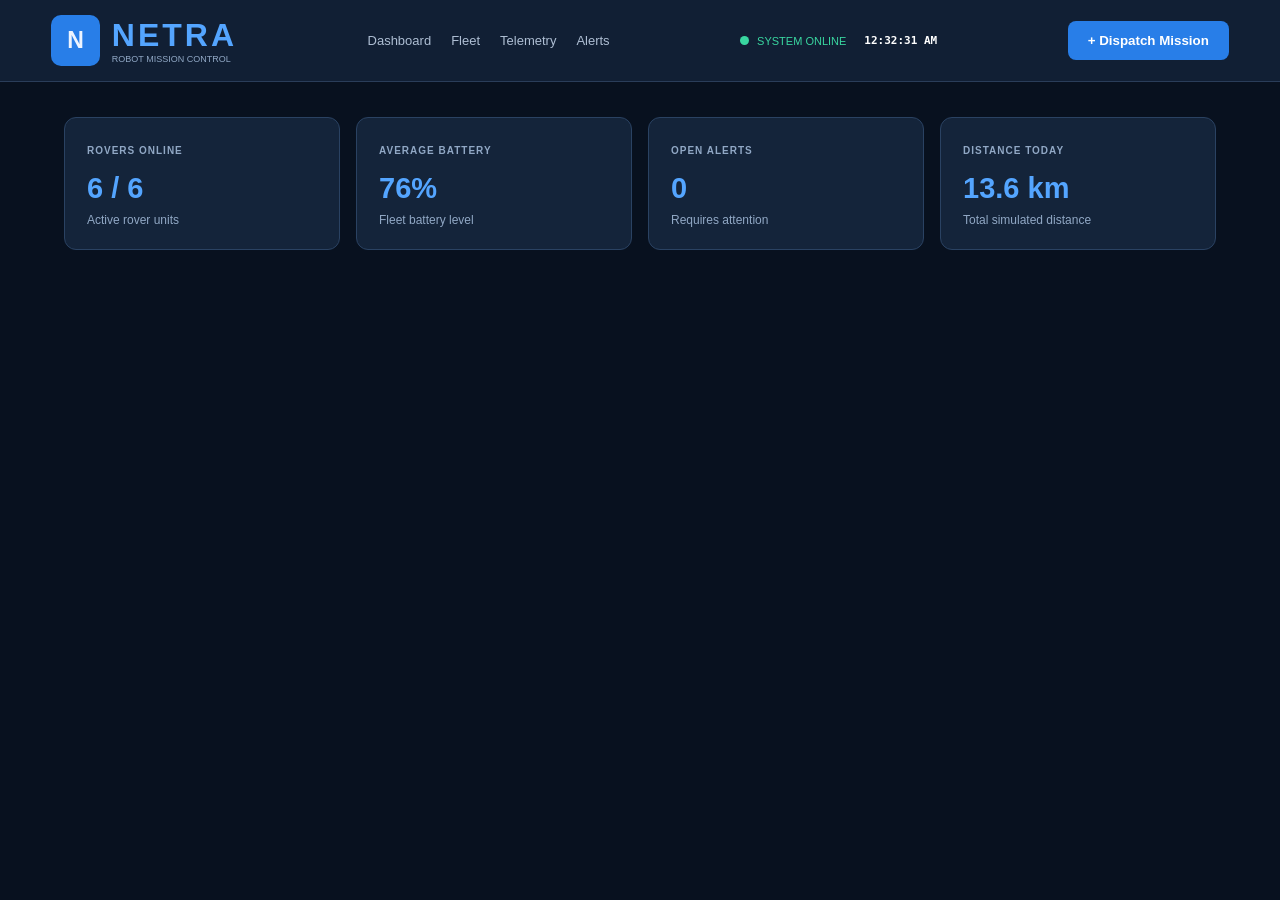
<file: part-03/index.html>
<!DOCTYPE html>
<html lang="en">
<head>
    <!-- Defines character encoding and mobile responsiveness -->
    <meta charset="UTF-8">
    <meta name="viewport" content="width=device-width, initial-scale=1.0">

    <!-- Browser tab title -->
    <title>NETRA Robot Monitoring System</title>

    <!-- Connects the external CSS file -->
    <link rel="stylesheet" href="style.css">
</head>
<body>
    <!-- ================= HEADER SECTION ================= -->
    <!-- Contains project logo, navigation, system status and mission button -->
    <header class="topbar">

        <!-- Project branding -->
        <div class="brand">
            <div class="brand-logo">N</div>
            <div>
                <h1>NETRA</h1>
                <p>ROBOT MISSION CONTROL</p>
            </div>
        </div>

        <!-- Navigation links to different dashboard sections -->
        <nav>
            <a href="#dashboard">Dashboard</a>
            <a href="#fleet">Fleet</a>
            <a href="#telemetry">Telemetry</a>
            <a href="#alerts">Alerts</a>
        </nav>

        <!-- Displays system status and live clock -->
        <div class="header-right">
            <span class="online-dot"></span>
            <span>SYSTEM ONLINE</span>
            <strong id="clock">--:--:--</strong>
        </div>

        <!-- Opens the mission dispatch popup -->
        <button id="dispatch-open" type="button">+ Dispatch Mission</button>

    </header>

    <!-- ================= MAIN DASHBOARD ================= -->
    <main class="page">

        <!-- ================= KPI CARDS ================= -->
        <!-- Displays important fleet statistics -->
        <section class="kpi-grid">

            <article class="kpi-card">
                <span>ROVERS ONLINE</span>
                <h2 id="online-count">6 / 6</h2>
                <p>Active rover units</p>
            </article>

            <article class="kpi-card">
                <span>AVERAGE BATTERY</span>
                <h2 id="average-battery">76%</h2>
                <p>Fleet battery level</p>
            </article>

            <article class="kpi-card">
                <span>OPEN ALERTS</span>
                <h2 id="alert-count">0</h2>
                <p>Requires attention</p>
            </article>

            <article class="kpi-card">
                <span>DISTANCE TODAY</span>
                <h2 id="distance">13.6 km</h2>
                <p>Total simulated distance</p>
            </article>

        </section>

        <!-- more sections are added here in later parts -->

    </main>

    <!-- Connects the external JavaScript file (kept at the end of the body) -->
    <script src="script.js"></script>
</body>
</html>
</file>
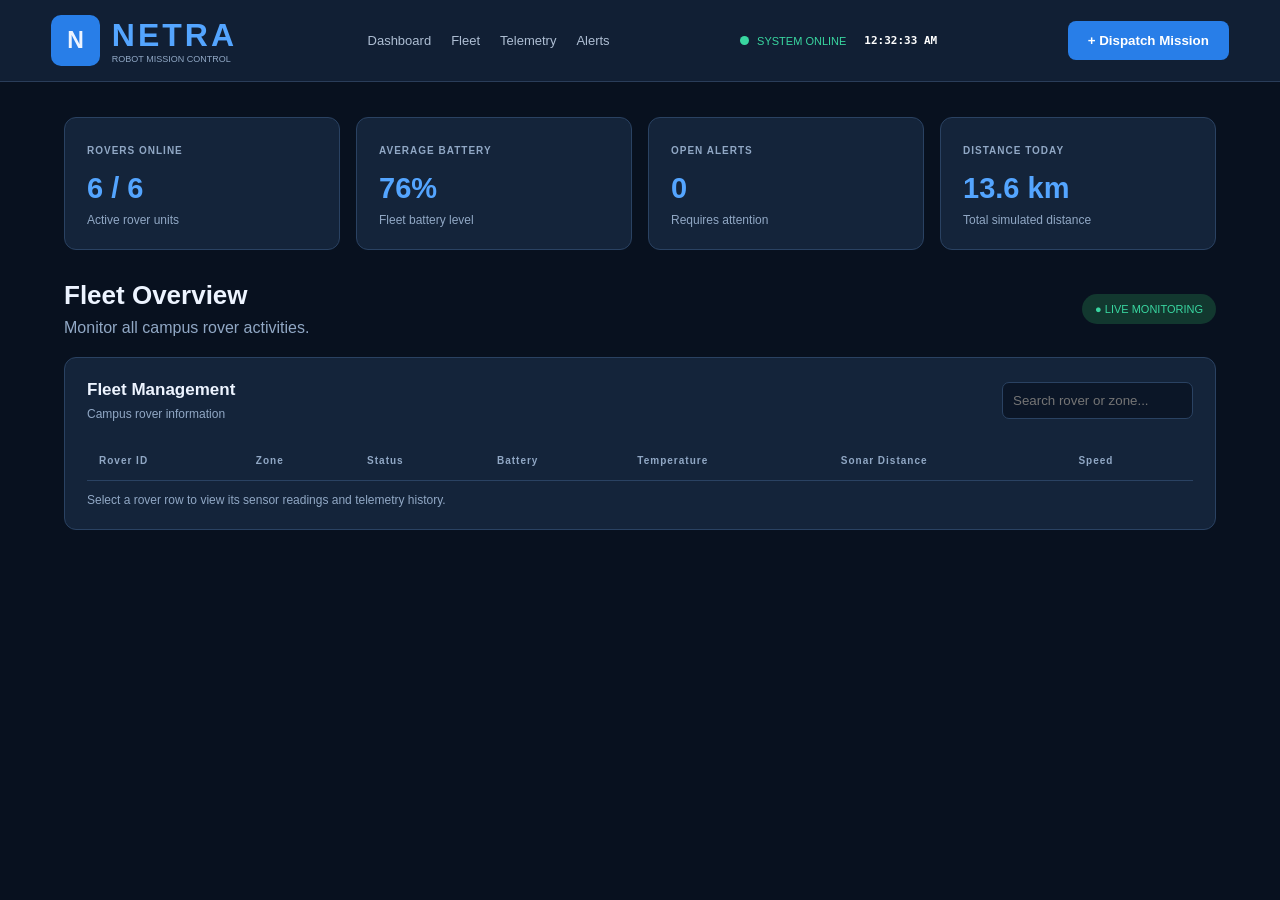
<file: part-04/index.html>
<!DOCTYPE html>
<html lang="en">
<head>
    <!-- Defines character encoding and mobile responsiveness -->
    <meta charset="UTF-8">
    <meta name="viewport" content="width=device-width, initial-scale=1.0">

    <!-- Browser tab title -->
    <title>NETRA Robot Monitoring System</title>

    <!-- Connects the external CSS file -->
    <link rel="stylesheet" href="style.css">
</head>
<body>
    <!-- ================= HEADER SECTION ================= -->
    <!-- Contains project logo, navigation, system status and mission button -->
    <header class="topbar">

        <!-- Project branding -->
        <div class="brand">
            <div class="brand-logo">N</div>
            <div>
                <h1>NETRA</h1>
                <p>ROBOT MISSION CONTROL</p>
            </div>
        </div>

        <!-- Navigation links to different dashboard sections -->
        <nav>
            <a href="#dashboard">Dashboard</a>
            <a href="#fleet">Fleet</a>
            <a href="#telemetry">Telemetry</a>
            <a href="#alerts">Alerts</a>
        </nav>

        <!-- Displays system status and live clock -->
        <div class="header-right">
            <span class="online-dot"></span>
            <span>SYSTEM ONLINE</span>
            <strong id="clock">--:--:--</strong>
        </div>

        <!-- Opens the mission dispatch popup -->
        <button id="dispatch-open" type="button">+ Dispatch Mission</button>

    </header>

    <!-- ================= MAIN DASHBOARD ================= -->
    <main class="page">

        <!-- ================= KPI CARDS ================= -->
        <!-- Displays important fleet statistics -->
        <section class="kpi-grid">

            <article class="kpi-card">
                <span>ROVERS ONLINE</span>
                <h2 id="online-count">6 / 6</h2>
                <p>Active rover units</p>
            </article>

            <article class="kpi-card">
                <span>AVERAGE BATTERY</span>
                <h2 id="average-battery">76%</h2>
                <p>Fleet battery level</p>
            </article>

            <article class="kpi-card">
                <span>OPEN ALERTS</span>
                <h2 id="alert-count">0</h2>
                <p>Requires attention</p>
            </article>

            <article class="kpi-card">
                <span>DISTANCE TODAY</span>
                <h2 id="distance">13.6 km</h2>
                <p>Total simulated distance</p>
            </article>

        </section>

        <!-- ================= DASHBOARD HEADING ================= -->
        <section id="dashboard" class="section-heading">
            <div>
                <h2>Fleet Overview</h2>
                <p>Monitor all campus rover activities.</p>
            </div>
            <span class="live-tag">● LIVE MONITORING</span>
        </section>

        <!-- ================= FLEET MANAGEMENT ================= -->
        <!-- Displays all rovers in a dynamic table -->
        <section class="panel" id="fleet">
            <div class="panel-title">
                <div>
                    <h2>Fleet Management</h2>
                    <p>Campus rover information</p>
                </div>

                <!-- Allows searching rovers by ID or zone -->
                <input type="search" id="rover-search"
                       placeholder="Search rover or zone...">
            </div>

            <!-- Scrollable rover information table -->
            <div class="table-container">
                <table>
                    <thead>
                        <tr>
                            <th>Rover ID</th>
                            <th>Zone</th>
                            <th>Status</th>
                            <th>Battery</th>
                            <th>Temperature</th>
                            <th>Sonar Distance</th>
                            <th>Speed</th>
                        </tr>
                    </thead>

                    <!-- JavaScript dynamically inserts rover records here -->
                    <tbody id="fleet-body"></tbody>
                </table>
            </div>

            <p class="table-note">
                Select a rover row to view its sensor readings and telemetry history.
            </p>
        </section>

        <!-- more sections are added here in later parts -->

    </main>

    <!-- Connects the external JavaScript file (kept at the end of the body) -->
    <script src="script.js"></script>
</body>
</html>
</file>
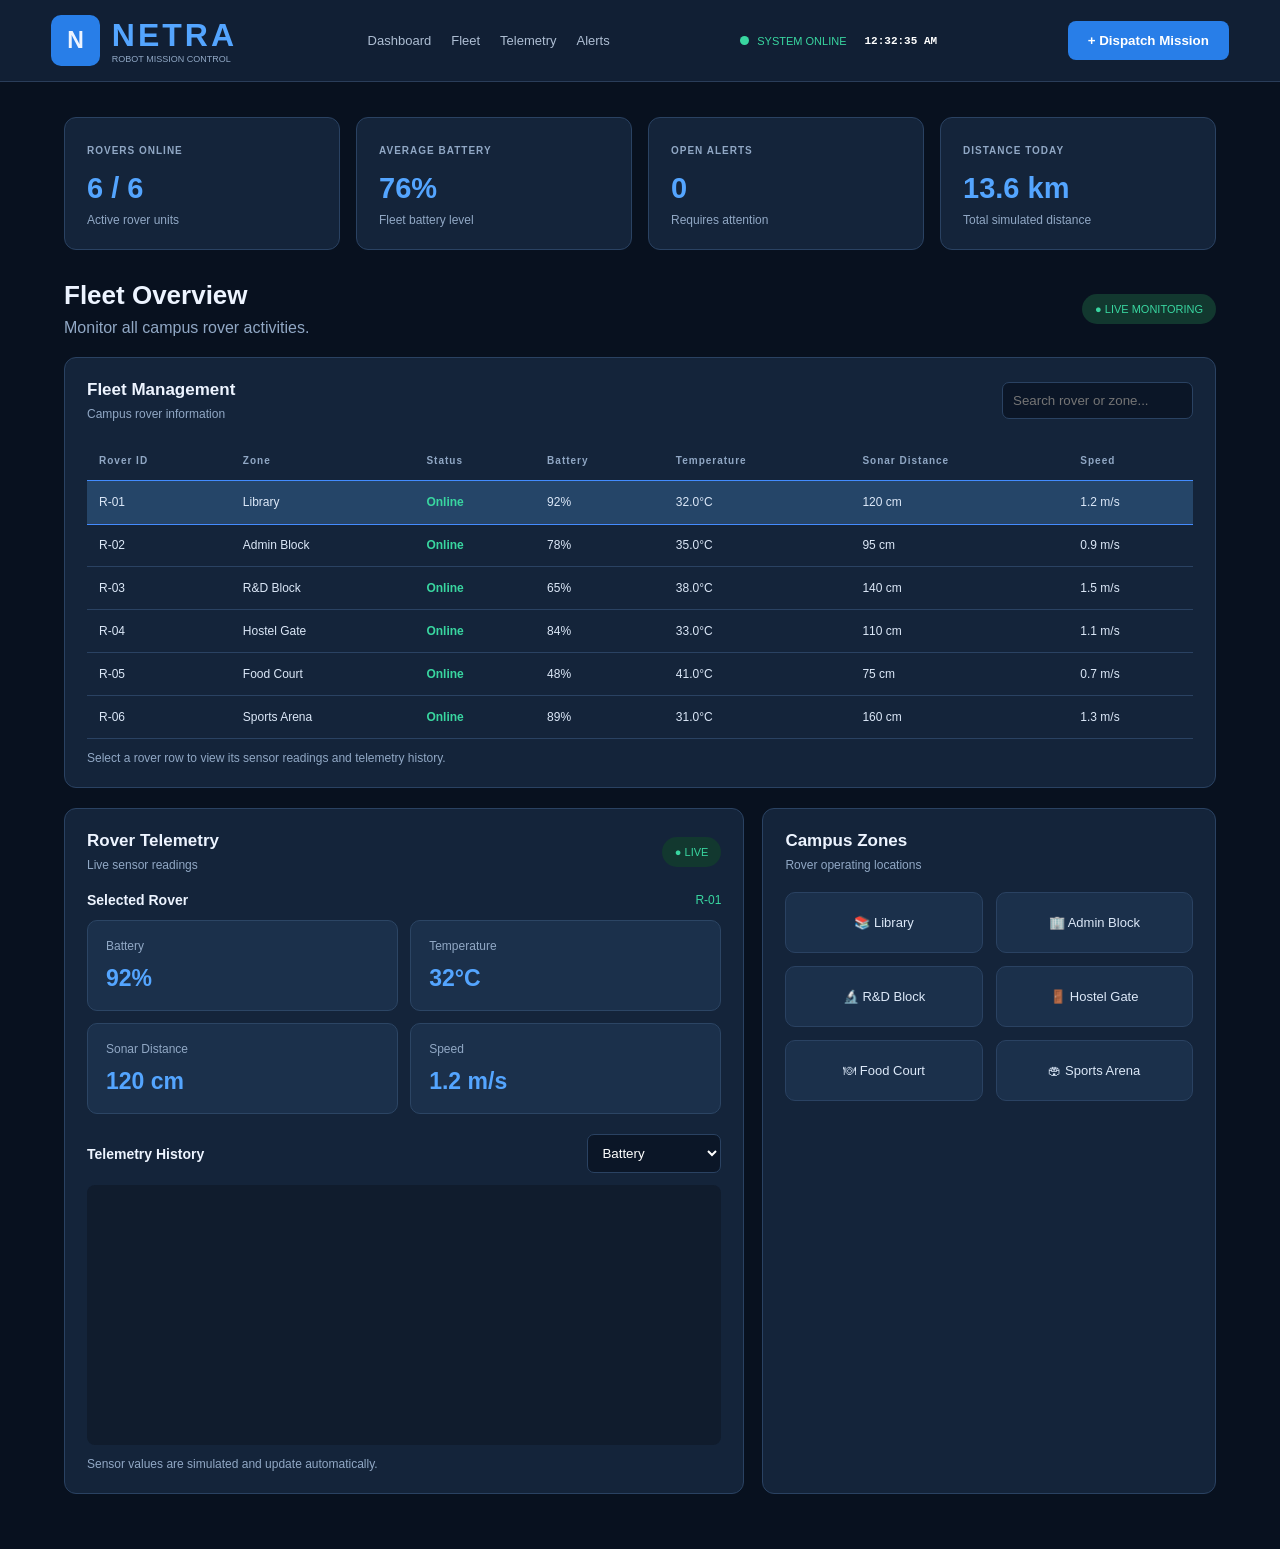
<file: part-06/index.html>
<!DOCTYPE html>
<html lang="en">
<head>
    <!-- Defines character encoding and mobile responsiveness -->
    <meta charset="UTF-8">
    <meta name="viewport" content="width=device-width, initial-scale=1.0">

    <!-- Browser tab title -->
    <title>NETRA Robot Monitoring System</title>

    <!-- Connects the external CSS file -->
    <link rel="stylesheet" href="style.css">
</head>
<body>
    <!-- ================= HEADER SECTION ================= -->
    <!-- Contains project logo, navigation, system status and mission button -->
    <header class="topbar">

        <!-- Project branding -->
        <div class="brand">
            <div class="brand-logo">N</div>
            <div>
                <h1>NETRA</h1>
                <p>ROBOT MISSION CONTROL</p>
            </div>
        </div>

        <!-- Navigation links to different dashboard sections -->
        <nav>
            <a href="#dashboard">Dashboard</a>
            <a href="#fleet">Fleet</a>
            <a href="#telemetry">Telemetry</a>
            <a href="#alerts">Alerts</a>
        </nav>

        <!-- Displays system status and live clock -->
        <div class="header-right">
            <span class="online-dot"></span>
            <span>SYSTEM ONLINE</span>
            <strong id="clock">--:--:--</strong>
        </div>

        <!-- Opens the mission dispatch popup -->
        <button id="dispatch-open" type="button">+ Dispatch Mission</button>

    </header>

    <!-- ================= MAIN DASHBOARD ================= -->
    <main class="page">

        <!-- ================= KPI CARDS ================= -->
        <!-- Displays important fleet statistics -->
        <section class="kpi-grid">

            <article class="kpi-card">
                <span>ROVERS ONLINE</span>
                <h2 id="online-count">6 / 6</h2>
                <p>Active rover units</p>
            </article>

            <article class="kpi-card">
                <span>AVERAGE BATTERY</span>
                <h2 id="average-battery">76%</h2>
                <p>Fleet battery level</p>
            </article>

            <article class="kpi-card">
                <span>OPEN ALERTS</span>
                <h2 id="alert-count">0</h2>
                <p>Requires attention</p>
            </article>

            <article class="kpi-card">
                <span>DISTANCE TODAY</span>
                <h2 id="distance">13.6 km</h2>
                <p>Total simulated distance</p>
            </article>

        </section>

        <!-- ================= DASHBOARD HEADING ================= -->
        <section id="dashboard" class="section-heading">
            <div>
                <h2>Fleet Overview</h2>
                <p>Monitor all campus rover activities.</p>
            </div>
            <span class="live-tag">● LIVE MONITORING</span>
        </section>

        <!-- ================= FLEET MANAGEMENT ================= -->
        <!-- Displays all rovers in a dynamic table -->
        <section class="panel" id="fleet">
            <div class="panel-title">
                <div>
                    <h2>Fleet Management</h2>
                    <p>Campus rover information</p>
                </div>

                <!-- Allows searching rovers by ID or zone -->
                <input type="search" id="rover-search"
                       placeholder="Search rover or zone...">
            </div>

            <!-- Scrollable rover information table -->
            <div class="table-container">
                <table>
                    <thead>
                        <tr>
                            <th>Rover ID</th>
                            <th>Zone</th>
                            <th>Status</th>
                            <th>Battery</th>
                            <th>Temperature</th>
                            <th>Sonar Distance</th>
                            <th>Speed</th>
                        </tr>
                    </thead>

                    <!-- JavaScript dynamically inserts rover records here -->
                    <tbody id="fleet-body"></tbody>
                </table>
            </div>

            <p class="table-note">
                Select a rover row to view its sensor readings and telemetry history.
            </p>
        </section>

        <!-- ================= TELEMETRY AND ZONES ================= -->
        <section class="dashboard-grid">
            <!-- ================= ROVER TELEMETRY ================= -->
            <article class="panel" id="telemetry">
                <div class="panel-title">
                    <div>
                        <h2>Rover Telemetry</h2>
                        <p>Live sensor readings</p>
                    </div>
                    <span class="live-tag">● LIVE</span>
                </div>

                <!-- Displays the currently selected rover -->
                <div class="metric-heading">
                    <h3>Selected Rover</h3>
                    <span id="selected-rover-label">R-01</span>
                </div>

                <!-- Displays current sensor values -->
                <div class="sensor-grid">
                    <div class="sensor-card">
                        <span>Battery</span>
                        <strong id="battery-value">92%</strong>
                    </div>
                    <div class="sensor-card">
                        <span>Temperature</span>
                        <strong id="temperature-value">32°C</strong>
                    </div>
                    <div class="sensor-card">
                        <span>Sonar Distance</span>
                        <strong id="sonar-value">120 cm</strong>
                    </div>
                    <div class="sensor-card">
                        <span>Speed</span>
                        <strong id="speed-value">1.2 m/s</strong>
                    </div>
                </div>

                <!-- Selects the sensor metric to display in the chart -->
                <div class="metric-heading">
                    <h3>Telemetry History</h3>
                    <select id="metric-select">
                        <option value="battery">Battery</option>
                        <option value="temperature">Temperature</option>
                        <option value="sonar">Sonar Distance</option>
                        <option value="speed">Speed</option>
                    </select>
                </div>

                <!-- Canvas used by JavaScript to draw the telemetry chart -->
                <canvas id="telemetry-chart"></canvas>

                <div class="metric-note">
                    Sensor values are simulated and update automatically.
                </div>
            </article>

            <!-- ================= CAMPUS ZONES ================= -->
            <!-- Displays all rover operating locations -->
            <article class="panel" id="zones">
                <div class="panel-title">
                    <div>
                        <h2>Campus Zones</h2>
                        <p>Rover operating locations</p>
                    </div>
                </div>

                <div class="zone-grid">
                    <div class="zone-card">📚 Library</div>
                    <div class="zone-card">🏢 Admin Block</div>
                    <div class="zone-card">🔬 R&amp;D Block</div>
                    <div class="zone-card">🚪 Hostel Gate</div>
                    <div class="zone-card">🍽 Food Court</div>
                    <div class="zone-card">🏟 Sports Arena</div>
                </div>
            </article>
        </section>

        <!-- more sections are added here in later parts -->

    </main>

    <!-- Connects the external JavaScript file (kept at the end of the body) -->
    <script src="script.js"></script>
</body>
</html>
</file>
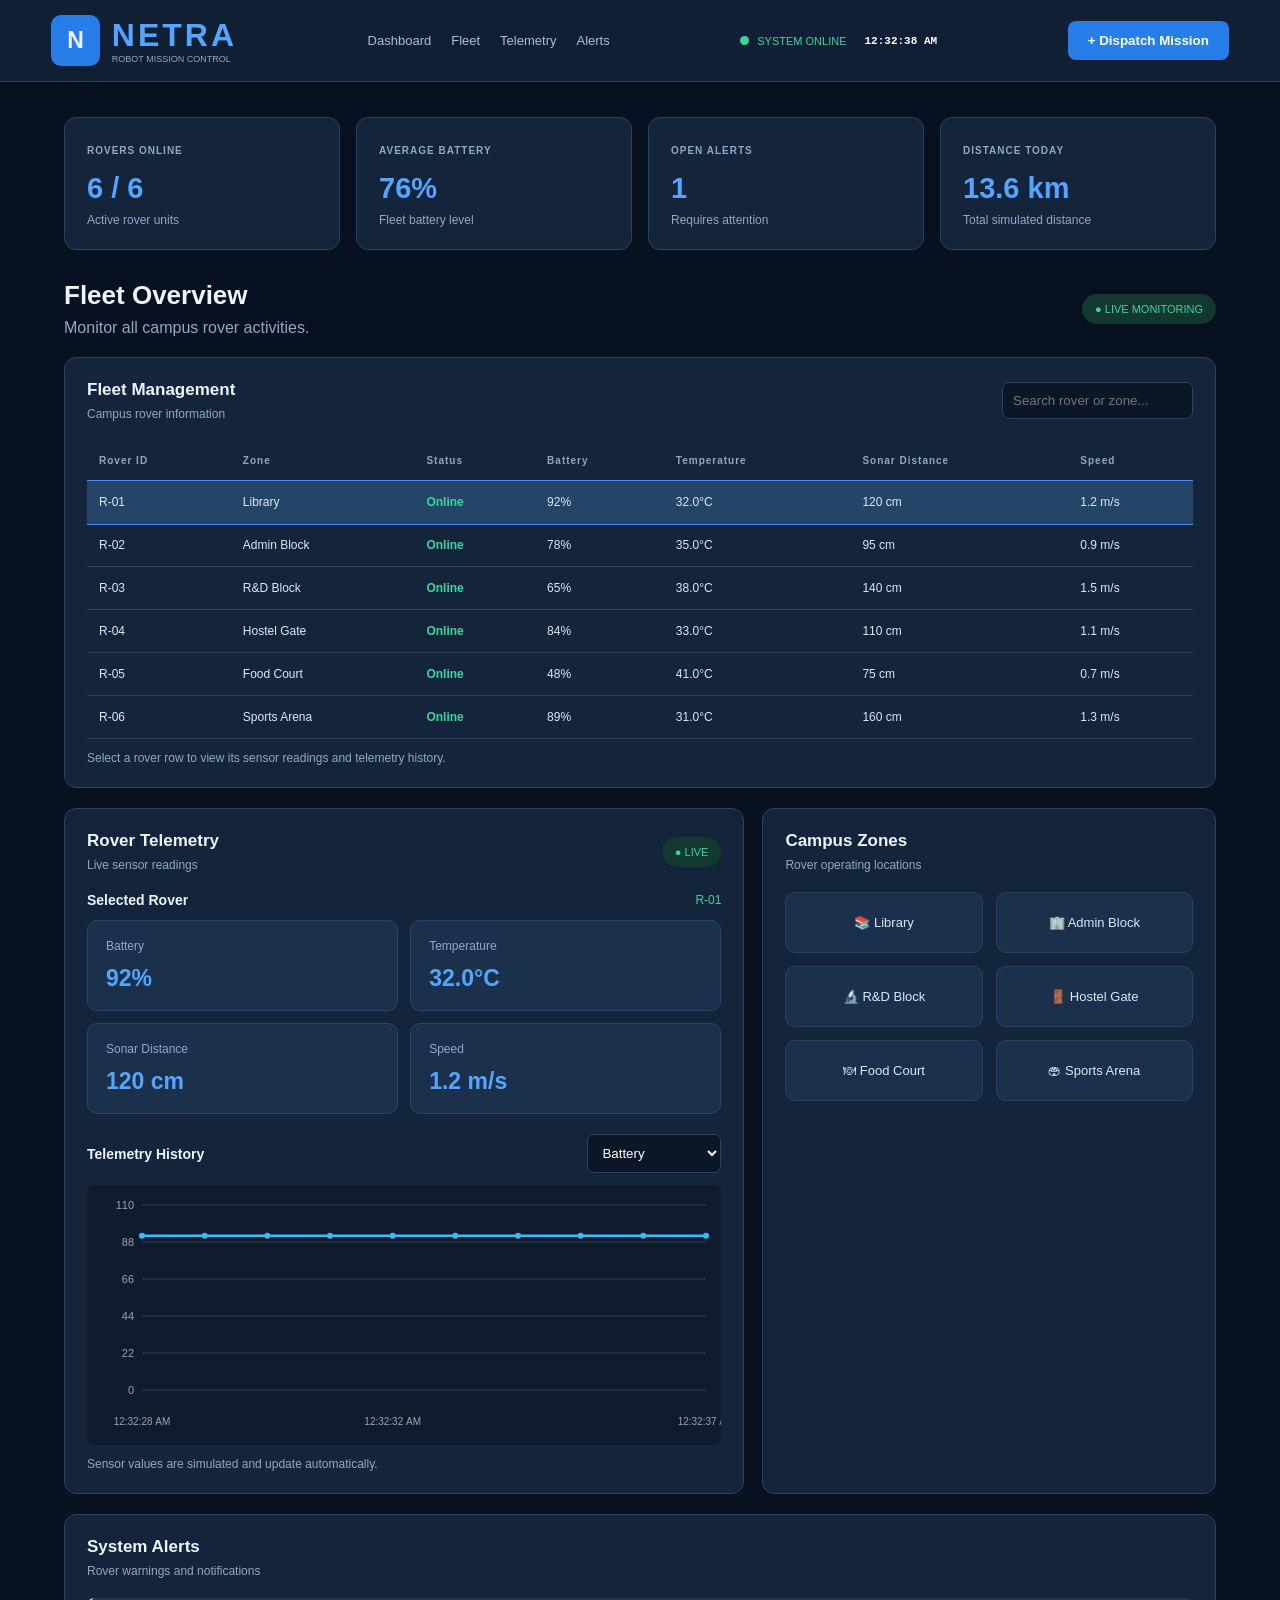
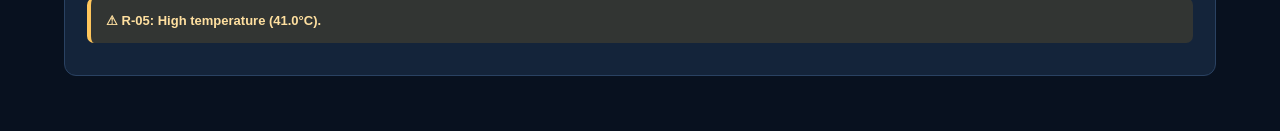
<file: part-10/index.html>
<!DOCTYPE html>
<html lang="en">
<head>
    <!-- Defines character encoding and mobile responsiveness -->
    <meta charset="UTF-8">
    <meta name="viewport" content="width=device-width, initial-scale=1.0">

    <!-- Browser tab title -->
    <title>NETRA Robot Monitoring System</title>

    <!-- Connects the external CSS file -->
    <link rel="stylesheet" href="style.css">
</head>
<body>
    <!-- ================= HEADER SECTION ================= -->
    <!-- Contains project logo, navigation, system status and mission button -->
    <header class="topbar">

        <!-- Project branding -->
        <div class="brand">
            <div class="brand-logo">N</div>
            <div>
                <h1>NETRA</h1>
                <p>ROBOT MISSION CONTROL</p>
            </div>
        </div>

        <!-- Navigation links to different dashboard sections -->
        <nav>
            <a href="#dashboard">Dashboard</a>
            <a href="#fleet">Fleet</a>
            <a href="#telemetry">Telemetry</a>
            <a href="#alerts">Alerts</a>
        </nav>

        <!-- Displays system status and live clock -->
        <div class="header-right">
            <span class="online-dot"></span>
            <span>SYSTEM ONLINE</span>
            <strong id="clock">--:--:--</strong>
        </div>

        <!-- Opens the mission dispatch popup -->
        <button id="dispatch-open" type="button">+ Dispatch Mission</button>

    </header>

    <!-- ================= MAIN DASHBOARD ================= -->
    <main class="page">

        <!-- ================= KPI CARDS ================= -->
        <!-- Displays important fleet statistics -->
        <section class="kpi-grid">

            <article class="kpi-card">
                <span>ROVERS ONLINE</span>
                <h2 id="online-count">6 / 6</h2>
                <p>Active rover units</p>
            </article>

            <article class="kpi-card">
                <span>AVERAGE BATTERY</span>
                <h2 id="average-battery">76%</h2>
                <p>Fleet battery level</p>
            </article>

            <article class="kpi-card">
                <span>OPEN ALERTS</span>
                <h2 id="alert-count">0</h2>
                <p>Requires attention</p>
            </article>

            <article class="kpi-card">
                <span>DISTANCE TODAY</span>
                <h2 id="distance">13.6 km</h2>
                <p>Total simulated distance</p>
            </article>

        </section>

        <!-- ================= DASHBOARD HEADING ================= -->
        <section id="dashboard" class="section-heading">
            <div>
                <h2>Fleet Overview</h2>
                <p>Monitor all campus rover activities.</p>
            </div>
            <span class="live-tag">● LIVE MONITORING</span>
        </section>

        <!-- ================= FLEET MANAGEMENT ================= -->
        <!-- Displays all rovers in a dynamic table -->
        <section class="panel" id="fleet">
            <div class="panel-title">
                <div>
                    <h2>Fleet Management</h2>
                    <p>Campus rover information</p>
                </div>

                <!-- Allows searching rovers by ID or zone -->
                <input type="search" id="rover-search"
                       placeholder="Search rover or zone...">
            </div>

            <!-- Scrollable rover information table -->
            <div class="table-container">
                <table>
                    <thead>
                        <tr>
                            <th>Rover ID</th>
                            <th>Zone</th>
                            <th>Status</th>
                            <th>Battery</th>
                            <th>Temperature</th>
                            <th>Sonar Distance</th>
                            <th>Speed</th>
                        </tr>
                    </thead>

                    <!-- JavaScript dynamically inserts rover records here -->
                    <tbody id="fleet-body"></tbody>
                </table>
            </div>

            <p class="table-note">
                Select a rover row to view its sensor readings and telemetry history.
            </p>
        </section>

        <!-- ================= TELEMETRY AND ZONES ================= -->
        <section class="dashboard-grid">
            <!-- ================= ROVER TELEMETRY ================= -->
            <article class="panel" id="telemetry">
                <div class="panel-title">
                    <div>
                        <h2>Rover Telemetry</h2>
                        <p>Live sensor readings</p>
                    </div>
                    <span class="live-tag">● LIVE</span>
                </div>

                <!-- Displays the currently selected rover -->
                <div class="metric-heading">
                    <h3>Selected Rover</h3>
                    <span id="selected-rover-label">R-01</span>
                </div>

                <!-- Displays current sensor values -->
                <div class="sensor-grid">
                    <div class="sensor-card">
                        <span>Battery</span>
                        <strong id="battery-value">92%</strong>
                    </div>
                    <div class="sensor-card">
                        <span>Temperature</span>
                        <strong id="temperature-value">32°C</strong>
                    </div>
                    <div class="sensor-card">
                        <span>Sonar Distance</span>
                        <strong id="sonar-value">120 cm</strong>
                    </div>
                    <div class="sensor-card">
                        <span>Speed</span>
                        <strong id="speed-value">1.2 m/s</strong>
                    </div>
                </div>

                <!-- Selects the sensor metric to display in the chart -->
                <div class="metric-heading">
                    <h3>Telemetry History</h3>
                    <select id="metric-select">
                        <option value="battery">Battery</option>
                        <option value="temperature">Temperature</option>
                        <option value="sonar">Sonar Distance</option>
                        <option value="speed">Speed</option>
                    </select>
                </div>

                <!-- Canvas used by JavaScript to draw the telemetry chart -->
                <canvas id="telemetry-chart"></canvas>

                <div class="metric-note">
                    Sensor values are simulated and update automatically.
                </div>
            </article>

            <!-- ================= CAMPUS ZONES ================= -->
            <!-- Displays all rover operating locations -->
            <article class="panel" id="zones">
                <div class="panel-title">
                    <div>
                        <h2>Campus Zones</h2>
                        <p>Rover operating locations</p>
                    </div>
                </div>

                <div class="zone-grid">
                    <div class="zone-card">📚 Library</div>
                    <div class="zone-card">🏢 Admin Block</div>
                    <div class="zone-card">🔬 R&amp;D Block</div>
                    <div class="zone-card">🚪 Hostel Gate</div>
                    <div class="zone-card">🍽 Food Court</div>
                    <div class="zone-card">🏟 Sports Arena</div>
                </div>
            </article>
        </section>

        <!-- ================= SYSTEM ALERTS ================= -->
        <!-- Displays battery, temperature and obstacle warnings -->
        <section class="panel" id="alerts">
            <div class="panel-title">
                <div>
                    <h2>System Alerts</h2>
                    <p>Rover warnings and notifications</p>
                </div>
            </div>

            <!-- JavaScript dynamically inserts alert messages here -->
            <div id="alert-list">
                <p class="empty-message">Loading system alerts...</p>
            </div>
        </section>

        <!-- more sections are added here in later parts -->

    </main>

    <!-- Connects the external JavaScript file (kept at the end of the body) -->
    <script src="script.js"></script>
</body>
</html>
</file>
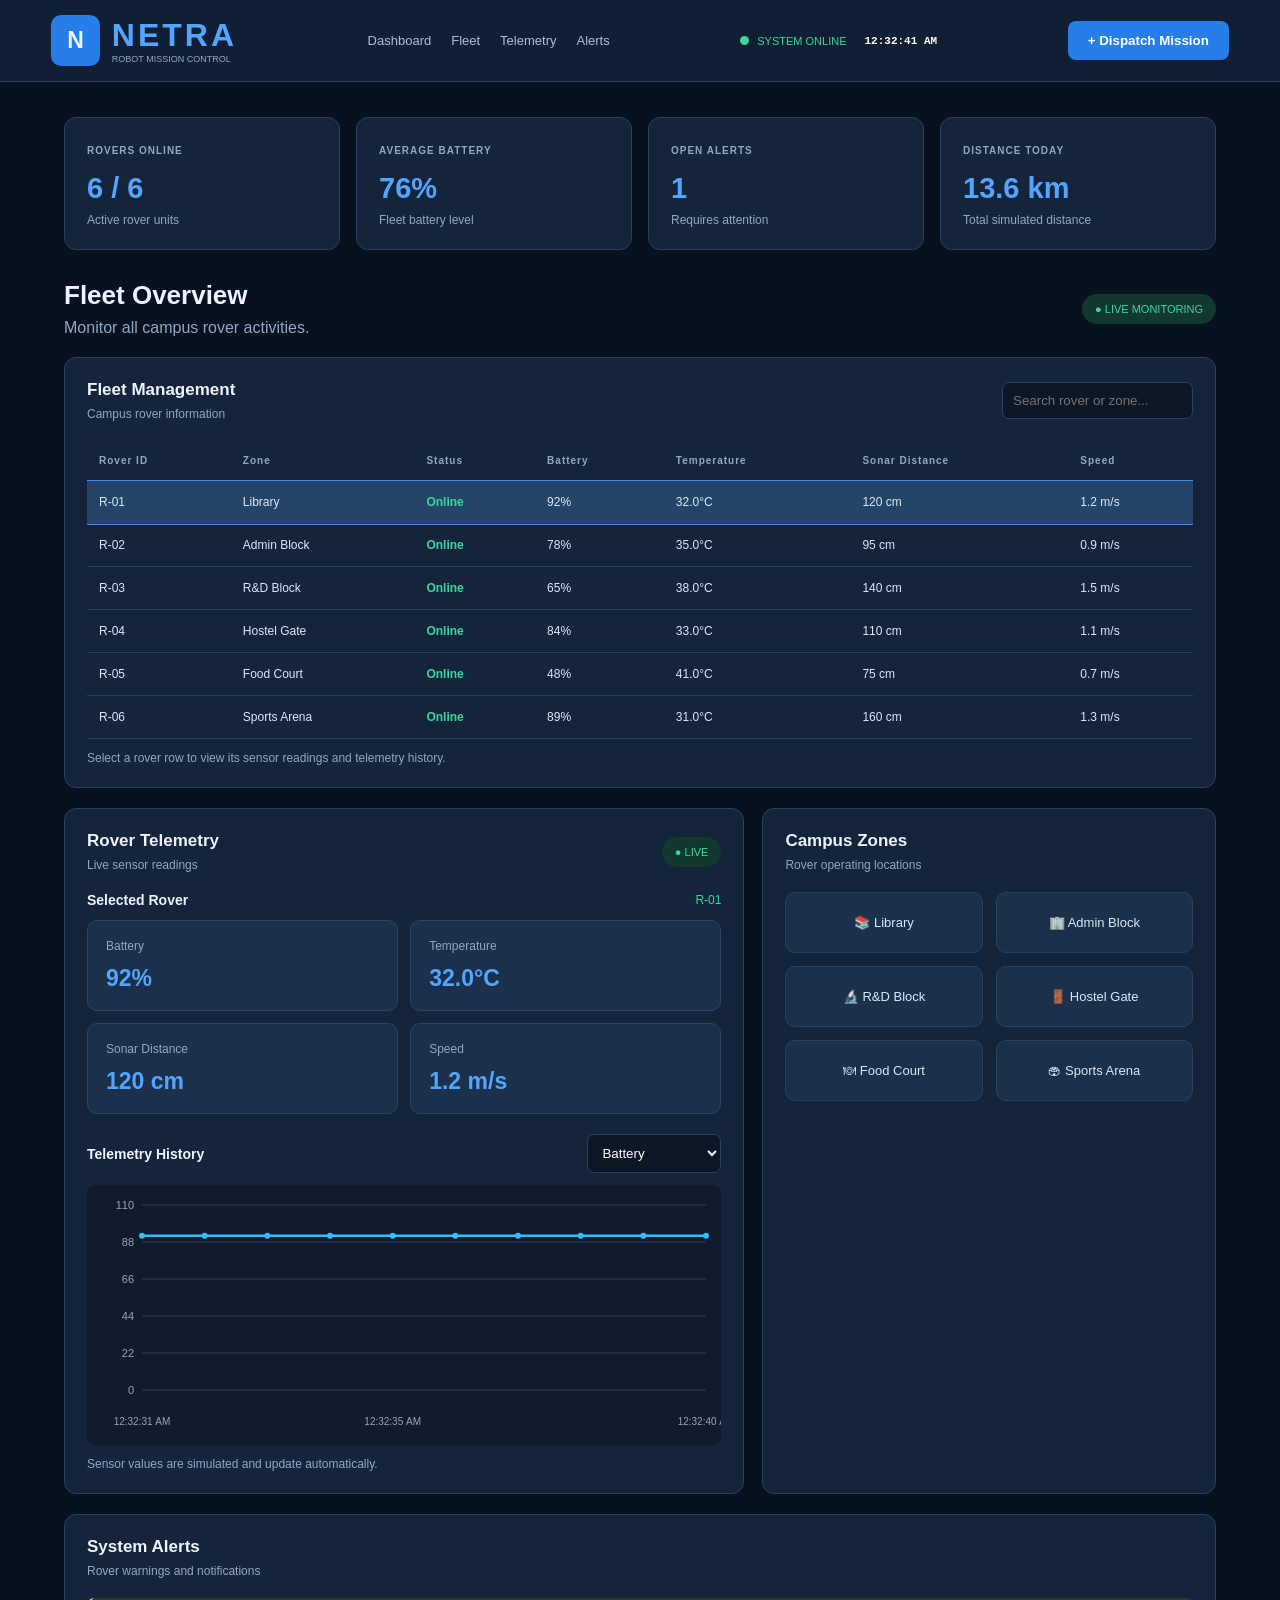
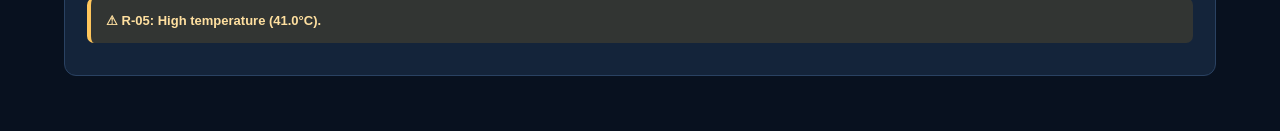
<file: part-12/index.html>
<!DOCTYPE html>
<html lang="en">
<head>
    <!-- Defines character encoding and mobile responsiveness -->
    <meta charset="UTF-8">
    <meta name="viewport" content="width=device-width, initial-scale=1.0">

    <!-- Browser tab title -->
    <title>NETRA Robot Monitoring System</title>

    <!-- Connects the external CSS file -->
    <link rel="stylesheet" href="style.css">
</head>
<body>
    <!-- ================= HEADER SECTION ================= -->
    <!-- Contains project logo, navigation, system status and mission button -->
    <header class="topbar">

        <!-- Project branding -->
        <div class="brand">
            <div class="brand-logo">N</div>
            <div>
                <h1>NETRA</h1>
                <p>ROBOT MISSION CONTROL</p>
            </div>
        </div>

        <!-- Navigation links to different dashboard sections -->
        <nav>
            <a href="#dashboard">Dashboard</a>
            <a href="#fleet">Fleet</a>
            <a href="#telemetry">Telemetry</a>
            <a href="#alerts">Alerts</a>
        </nav>

        <!-- Displays system status and live clock -->
        <div class="header-right">
            <span class="online-dot"></span>
            <span>SYSTEM ONLINE</span>
            <strong id="clock">--:--:--</strong>
        </div>

        <!-- Opens the mission dispatch popup -->
        <button id="dispatch-open" type="button">+ Dispatch Mission</button>

    </header>

    <!-- ================= MAIN DASHBOARD ================= -->
    <main class="page">

        <!-- ================= KPI CARDS ================= -->
        <!-- Displays important fleet statistics -->
        <section class="kpi-grid">

            <article class="kpi-card">
                <span>ROVERS ONLINE</span>
                <h2 id="online-count">6 / 6</h2>
                <p>Active rover units</p>
            </article>

            <article class="kpi-card">
                <span>AVERAGE BATTERY</span>
                <h2 id="average-battery">76%</h2>
                <p>Fleet battery level</p>
            </article>

            <article class="kpi-card">
                <span>OPEN ALERTS</span>
                <h2 id="alert-count">0</h2>
                <p>Requires attention</p>
            </article>

            <article class="kpi-card">
                <span>DISTANCE TODAY</span>
                <h2 id="distance">13.6 km</h2>
                <p>Total simulated distance</p>
            </article>

        </section>

        <!-- ================= DASHBOARD HEADING ================= -->
        <section id="dashboard" class="section-heading">
            <div>
                <h2>Fleet Overview</h2>
                <p>Monitor all campus rover activities.</p>
            </div>
            <span class="live-tag">● LIVE MONITORING</span>
        </section>

        <!-- ================= FLEET MANAGEMENT ================= -->
        <!-- Displays all rovers in a dynamic table -->
        <section class="panel" id="fleet">
            <div class="panel-title">
                <div>
                    <h2>Fleet Management</h2>
                    <p>Campus rover information</p>
                </div>

                <!-- Allows searching rovers by ID or zone -->
                <input type="search" id="rover-search"
                       placeholder="Search rover or zone...">
            </div>

            <!-- Scrollable rover information table -->
            <div class="table-container">
                <table>
                    <thead>
                        <tr>
                            <th>Rover ID</th>
                            <th>Zone</th>
                            <th>Status</th>
                            <th>Battery</th>
                            <th>Temperature</th>
                            <th>Sonar Distance</th>
                            <th>Speed</th>
                        </tr>
                    </thead>

                    <!-- JavaScript dynamically inserts rover records here -->
                    <tbody id="fleet-body"></tbody>
                </table>
            </div>

            <p class="table-note">
                Select a rover row to view its sensor readings and telemetry history.
            </p>
        </section>

        <!-- ================= TELEMETRY AND ZONES ================= -->
        <section class="dashboard-grid">
            <!-- ================= ROVER TELEMETRY ================= -->
            <article class="panel" id="telemetry">
                <div class="panel-title">
                    <div>
                        <h2>Rover Telemetry</h2>
                        <p>Live sensor readings</p>
                    </div>
                    <span class="live-tag">● LIVE</span>
                </div>

                <!-- Displays the currently selected rover -->
                <div class="metric-heading">
                    <h3>Selected Rover</h3>
                    <span id="selected-rover-label">R-01</span>
                </div>

                <!-- Displays current sensor values -->
                <div class="sensor-grid">
                    <div class="sensor-card">
                        <span>Battery</span>
                        <strong id="battery-value">92%</strong>
                    </div>
                    <div class="sensor-card">
                        <span>Temperature</span>
                        <strong id="temperature-value">32°C</strong>
                    </div>
                    <div class="sensor-card">
                        <span>Sonar Distance</span>
                        <strong id="sonar-value">120 cm</strong>
                    </div>
                    <div class="sensor-card">
                        <span>Speed</span>
                        <strong id="speed-value">1.2 m/s</strong>
                    </div>
                </div>

                <!-- Selects the sensor metric to display in the chart -->
                <div class="metric-heading">
                    <h3>Telemetry History</h3>
                    <select id="metric-select">
                        <option value="battery">Battery</option>
                        <option value="temperature">Temperature</option>
                        <option value="sonar">Sonar Distance</option>
                        <option value="speed">Speed</option>
                    </select>
                </div>

                <!-- Canvas used by JavaScript to draw the telemetry chart -->
                <canvas id="telemetry-chart"></canvas>

                <div class="metric-note">
                    Sensor values are simulated and update automatically.
                </div>
            </article>

            <!-- ================= CAMPUS ZONES ================= -->
            <!-- Displays all rover operating locations -->
            <article class="panel" id="zones">
                <div class="panel-title">
                    <div>
                        <h2>Campus Zones</h2>
                        <p>Rover operating locations</p>
                    </div>
                </div>

                <div class="zone-grid">
                    <div class="zone-card">📚 Library</div>
                    <div class="zone-card">🏢 Admin Block</div>
                    <div class="zone-card">🔬 R&amp;D Block</div>
                    <div class="zone-card">🚪 Hostel Gate</div>
                    <div class="zone-card">🍽 Food Court</div>
                    <div class="zone-card">🏟 Sports Arena</div>
                </div>
            </article>
        </section>

        <!-- ================= SYSTEM ALERTS ================= -->
        <!-- Displays battery, temperature and obstacle warnings -->
        <section class="panel" id="alerts">
            <div class="panel-title">
                <div>
                    <h2>System Alerts</h2>
                    <p>Rover warnings and notifications</p>
                </div>
            </div>

            <!-- JavaScript dynamically inserts alert messages here -->
            <div id="alert-list">
                <p class="empty-message">Loading system alerts...</p>
            </div>
        </section>

        <!-- more sections are added here in later parts -->

    </main>

    <!-- ================= MISSION DISPATCH MODAL ================= -->
    <!-- Popup used to assign a mission to a selected rover -->
    <div id="dispatch-modal" class="modal">
        <div class="modal-box">

            <div class="panel-title">
                <h2>Dispatch New Mission</h2>

                <!-- Closes the popup -->
                <button id="dispatch-close" class="close-btn"
                        type="button">×</button>
            </div>

            <!-- Rover selection -->
            <label for="dispatch-rover">Select Rover</label>
            <select id="dispatch-rover"></select>

            <!-- Destination selection -->
            <label for="destination">Destination</label>
            <select id="destination">
                <option value="">Choose destination</option>
                <option>Library</option>
                <option>Admin Block</option>
                <option>R&amp;D Block</option>
                <option>Hostel Gate</option>
                <option>Food Court</option>
                <option>Sports Arena</option>
            </select>

            <!-- Mission description -->
            <label for="mission-description">Mission Description</label>
            <input id="mission-description" type="text"
                   placeholder="Example: Deliver a package">

            <!-- Displays validation and mission confirmation messages -->
            <p id="mission-message"></p>

            <!-- Submits the mission -->
            <button id="mission-submit" type="button">Confirm Mission</button>

        </div>
    </div>

    <!-- Connects the external JavaScript file (kept at the end of the body) -->
    <script src="script.js"></script>
</body>
</html>
</file>
<file: part-03/style.css>
/* ================= GLOBAL RESET ================= */
/* Removes default browser spacing and uses border-box sizing */

* {
    box-sizing: border-box;
    margin: 0;
    padding: 0;
}

/* Enables smooth scrolling when navigation links are clicked */
html {
    scroll-behavior: smooth;
}

/* Main page styling */
body {
    background: #08111f;
    color: #edf4ff;
    font-family: Arial, sans-serif;
    min-height: 100vh;
}

/* Applies the same font to form controls */
button, input, select {
    font-family: inherit;
}

/* ================= BUTTON STYLING ================= */
button {
    background: #287ee8;
    border: 0;
    color: white;
    padding: 12px 20px;
    border-radius: 8px;
    cursor: pointer;
    font-weight: bold;
}

/* Changes button colour when the mouse moves over it */
button:hover {
    background: #1765c3;
}

/* ================= HEADER SECTION ================= */
/* Creates the top navigation bar */
.topbar {
    min-height: 82px;
    display: flex;
    align-items: center;
    justify-content: space-between;
    gap: 20px;
    padding: 15px 4%;
    background: #111f34;
    border-bottom: 1px solid #2a3d59;
}

/* Arranges the logo and project name horizontally */
.brand {
    display: flex;
    align-items: center;
    gap: 12px;
}

/* NETRA logo styling */
.brand-logo {
    background: #287ee8;
    border-radius: 10px;
    padding: 12px 16px;
    font-size: 23px;
    font-weight: bold;
}

/* Project title and subtitle */
.brand h1 {
    color: #54a5ff;
    letter-spacing: 3px;
}

.brand p {
    font-size: 9px;
    color: #91a8c5;
}

/* Navigation menu layout */
nav {
    display: flex;
    gap: 20px;
}

/* Navigation link styling */
nav a {
    color: #aebed3;
    text-decoration: none;
    font-size: 13px;
}

/* Navigation hover effect */
nav a:hover {
    color: #54a5ff;
}

/* System status and clock layout */
.header-right {
    display: flex;
    align-items: center;
    gap: 8px;
    color: #39d6a0;
    font-size: 11px;
}

/* Green circle indicating online status */
.online-dot {
    width: 9px;
    height: 9px;
    background: #39d6a0;
    border-radius: 50%;
}

/* Digital clock styling */
#clock {
    color: white;
    margin-left: 10px;
    font-family: monospace;
}

/* ================= MAIN PAGE ================= */
/* Controls the spacing around the dashboard content */
.page {
    padding: 35px 5%;
}

/* Common paragraph colour inside the main page */
.page p {
    color: #91a8c5;
}

/* ================= KPI CARDS ================= */
/* Creates four columns for important dashboard statistics */
.kpi-grid {
    display: grid;
    grid-template-columns: repeat(4, 1fr);
    gap: 16px;
    margin-bottom: 30px;
}

/* Common card and panel background */
.kpi-card, .panel {
    background: #14243a;
    border: 1px solid #2a4262;
    border-radius: 12px;
}

/* KPI card spacing and animation */
.kpi-card {
    padding: 22px;
    transition: 0.2s;
}

/* Card hover animation */
.kpi-card:hover {
    border-color: #438cff;
    transform: translateY(-3px);
}

/* KPI card heading labels */
.kpi-card span {
    color: #91a8c5;
    font-size: 10px;
    letter-spacing: 1px;
    font-weight: bold;
}

/* KPI numerical values */
.kpi-card h2 {
    color: #54a5ff;
    font-size: 29px;
    margin: 14px 0 8px;
}

/* KPI descriptions */
.kpi-card p {
    color: #91a8c5;
    font-size: 12px;
}
</file>
<file: part-04/style.css>
/* ================= GLOBAL RESET ================= */
/* Removes default browser spacing and uses border-box sizing */

* {
    box-sizing: border-box;
    margin: 0;
    padding: 0;
}

/* Enables smooth scrolling when navigation links are clicked */
html {
    scroll-behavior: smooth;
}

/* Main page styling */
body {
    background: #08111f;
    color: #edf4ff;
    font-family: Arial, sans-serif;
    min-height: 100vh;
}

/* Applies the same font to form controls */
button, input, select {
    font-family: inherit;
}

/* ================= BUTTON STYLING ================= */
button {
    background: #287ee8;
    border: 0;
    color: white;
    padding: 12px 20px;
    border-radius: 8px;
    cursor: pointer;
    font-weight: bold;
}

/* Changes button colour when the mouse moves over it */
button:hover {
    background: #1765c3;
}

/* ================= HEADER SECTION ================= */
/* Creates the top navigation bar */
.topbar {
    min-height: 82px;
    display: flex;
    align-items: center;
    justify-content: space-between;
    gap: 20px;
    padding: 15px 4%;
    background: #111f34;
    border-bottom: 1px solid #2a3d59;
}

/* Arranges the logo and project name horizontally */
.brand {
    display: flex;
    align-items: center;
    gap: 12px;
}

/* NETRA logo styling */
.brand-logo {
    background: #287ee8;
    border-radius: 10px;
    padding: 12px 16px;
    font-size: 23px;
    font-weight: bold;
}

/* Project title and subtitle */
.brand h1 {
    color: #54a5ff;
    letter-spacing: 3px;
}

.brand p {
    font-size: 9px;
    color: #91a8c5;
}

/* Navigation menu layout */
nav {
    display: flex;
    gap: 20px;
}

/* Navigation link styling */
nav a {
    color: #aebed3;
    text-decoration: none;
    font-size: 13px;
}

/* Navigation hover effect */
nav a:hover {
    color: #54a5ff;
}

/* System status and clock layout */
.header-right {
    display: flex;
    align-items: center;
    gap: 8px;
    color: #39d6a0;
    font-size: 11px;
}

/* Green circle indicating online status */
.online-dot {
    width: 9px;
    height: 9px;
    background: #39d6a0;
    border-radius: 50%;
}

/* Digital clock styling */
#clock {
    color: white;
    margin-left: 10px;
    font-family: monospace;
}

/* ================= MAIN PAGE ================= */
/* Controls the spacing around the dashboard content */
.page {
    padding: 35px 5%;
}

/* Common paragraph colour inside the main page */
.page p {
    color: #91a8c5;
}

/* ================= KPI CARDS ================= */
/* Creates four columns for important dashboard statistics */
.kpi-grid {
    display: grid;
    grid-template-columns: repeat(4, 1fr);
    gap: 16px;
    margin-bottom: 30px;
}

/* Common card and panel background */
.kpi-card, .panel {
    background: #14243a;
    border: 1px solid #2a4262;
    border-radius: 12px;
}

/* KPI card spacing and animation */
.kpi-card {
    padding: 22px;
    transition: 0.2s;
}

/* Card hover animation */
.kpi-card:hover {
    border-color: #438cff;
    transform: translateY(-3px);
}

/* KPI card heading labels */
.kpi-card span {
    color: #91a8c5;
    font-size: 10px;
    letter-spacing: 1px;
    font-weight: bold;
}

/* KPI numerical values */
.kpi-card h2 {
    color: #54a5ff;
    font-size: 29px;
    margin: 14px 0 8px;
}

/* KPI descriptions */
.kpi-card p {
    color: #91a8c5;
    font-size: 12px;
}

/* ================= SECTION HEADING ================= */
.section-heading {
    display: flex;
    justify-content: space-between;
    align-items: center;
    margin-bottom: 20px;
}

/* Section title */
.section-heading h2 {
    font-size: 26px;
    margin-bottom: 8px;
}

/* Section description */
.section-heading p {
    color: #91a8c5;
}

/* Live monitoring indicator */
.live-tag {
    color: #39d6a0;
    background: #12382f;
    padding: 9px 13px;
    border-radius: 20px;
    font-size: 11px;
    white-space: nowrap;
}

/* ================= COMMON PANEL STYLING ================= */
/* Used by fleet, telemetry, zones and alerts sections */
.panel {
    padding: 22px;
    margin-bottom: 20px;
    min-width: 0;
}

/* Panel heading arrangement */
.panel-title {
    display: flex;
    align-items: center;
    justify-content: space-between;
    gap: 12px;
    margin-bottom: 20px;
}

/* Panel titles */
.panel-title h2, .panel h2 {
    font-size: 17px;
    margin-bottom: 7px;
}

/* Panel descriptions */
.panel-title p {
    color: #91a8c5;
    font-size: 12px;
}

/* ================= SEARCH AND TABLE ================= */
/* Search input and telemetry dropdown */
#rover-search, .metric-heading select {
    background: #0b1627;
    border: 1px solid #2a4262;
    color: white;
    padding: 10px;
    border-radius: 7px;
}

/* Allows the table to scroll horizontally on smaller screens */
.table-container {
    width: 100%;
    overflow-x: auto;
}

/* Rover table layout */
table {
    width: 100%;
    min-width: 850px;
    border-collapse: collapse;
}

/* Table cell spacing and borders */
th, td {
    padding: 14px 12px;
    border-bottom: 1px solid #2a4262;
    text-align: left;
    font-size: 12px;
}

/* Table column headings */
th {
    color: #91a8c5;
    font-size: 10px;
    letter-spacing: 1px;
}

/* Table data */
td {
    color: #dce8f8;
}

/* Makes rover rows clickable */
tbody tr {
    cursor: pointer;
}

/* Highlights a row when hovered */
tbody tr:hover {
    background: #1b304b;
}

/* Highlights the currently selected rover */
tbody tr.selected-row {
    background: #254568;
    outline: 1px solid #438cff;
}

/* Shows rover status in green */
tbody td:nth-child(3) {
    color: #39d6a0;
    font-weight: bold;
}

/* Information displayed below the table and chart */
.table-note, .metric-note {
    color: #91a8c5;
    font-size: 12px;
    margin-top: 12px;
}
</file>
<file: part-06/style.css>
/* ================= GLOBAL RESET ================= */
/* Removes default browser spacing and uses border-box sizing */

* {
    box-sizing: border-box;
    margin: 0;
    padding: 0;
}

/* Enables smooth scrolling when navigation links are clicked */
html {
    scroll-behavior: smooth;
}

/* Main page styling */
body {
    background: #08111f;
    color: #edf4ff;
    font-family: Arial, sans-serif;
    min-height: 100vh;
}

/* Applies the same font to form controls */
button, input, select {
    font-family: inherit;
}

/* ================= BUTTON STYLING ================= */
button {
    background: #287ee8;
    border: 0;
    color: white;
    padding: 12px 20px;
    border-radius: 8px;
    cursor: pointer;
    font-weight: bold;
}

/* Changes button colour when the mouse moves over it */
button:hover {
    background: #1765c3;
}

/* ================= HEADER SECTION ================= */
/* Creates the top navigation bar */
.topbar {
    min-height: 82px;
    display: flex;
    align-items: center;
    justify-content: space-between;
    gap: 20px;
    padding: 15px 4%;
    background: #111f34;
    border-bottom: 1px solid #2a3d59;
}

/* Arranges the logo and project name horizontally */
.brand {
    display: flex;
    align-items: center;
    gap: 12px;
}

/* NETRA logo styling */
.brand-logo {
    background: #287ee8;
    border-radius: 10px;
    padding: 12px 16px;
    font-size: 23px;
    font-weight: bold;
}

/* Project title and subtitle */
.brand h1 {
    color: #54a5ff;
    letter-spacing: 3px;
}

.brand p {
    font-size: 9px;
    color: #91a8c5;
}

/* Navigation menu layout */
nav {
    display: flex;
    gap: 20px;
}

/* Navigation link styling */
nav a {
    color: #aebed3;
    text-decoration: none;
    font-size: 13px;
}

/* Navigation hover effect */
nav a:hover {
    color: #54a5ff;
}

/* System status and clock layout */
.header-right {
    display: flex;
    align-items: center;
    gap: 8px;
    color: #39d6a0;
    font-size: 11px;
}

/* Green circle indicating online status */
.online-dot {
    width: 9px;
    height: 9px;
    background: #39d6a0;
    border-radius: 50%;
}

/* Digital clock styling */
#clock {
    color: white;
    margin-left: 10px;
    font-family: monospace;
}

/* ================= MAIN PAGE ================= */
/* Controls the spacing around the dashboard content */
.page {
    padding: 35px 5%;
}

/* Common paragraph colour inside the main page */
.page p {
    color: #91a8c5;
}

/* ================= KPI CARDS ================= */
/* Creates four columns for important dashboard statistics */
.kpi-grid {
    display: grid;
    grid-template-columns: repeat(4, 1fr);
    gap: 16px;
    margin-bottom: 30px;
}

/* Common card and panel background */
.kpi-card, .panel {
    background: #14243a;
    border: 1px solid #2a4262;
    border-radius: 12px;
}

/* KPI card spacing and animation */
.kpi-card {
    padding: 22px;
    transition: 0.2s;
}

/* Card hover animation */
.kpi-card:hover {
    border-color: #438cff;
    transform: translateY(-3px);
}

/* KPI card heading labels */
.kpi-card span {
    color: #91a8c5;
    font-size: 10px;
    letter-spacing: 1px;
    font-weight: bold;
}

/* KPI numerical values */
.kpi-card h2 {
    color: #54a5ff;
    font-size: 29px;
    margin: 14px 0 8px;
}

/* KPI descriptions */
.kpi-card p {
    color: #91a8c5;
    font-size: 12px;
}

/* ================= SECTION HEADING ================= */
.section-heading {
    display: flex;
    justify-content: space-between;
    align-items: center;
    margin-bottom: 20px;
}

/* Section title */
.section-heading h2 {
    font-size: 26px;
    margin-bottom: 8px;
}

/* Section description */
.section-heading p {
    color: #91a8c5;
}

/* Live monitoring indicator */
.live-tag {
    color: #39d6a0;
    background: #12382f;
    padding: 9px 13px;
    border-radius: 20px;
    font-size: 11px;
    white-space: nowrap;
}

/* ================= COMMON PANEL STYLING ================= */
/* Used by fleet, telemetry, zones and alerts sections */
.panel {
    padding: 22px;
    margin-bottom: 20px;
    min-width: 0;
}

/* Panel heading arrangement */
.panel-title {
    display: flex;
    align-items: center;
    justify-content: space-between;
    gap: 12px;
    margin-bottom: 20px;
}

/* Panel titles */
.panel-title h2, .panel h2 {
    font-size: 17px;
    margin-bottom: 7px;
}

/* Panel descriptions */
.panel-title p {
    color: #91a8c5;
    font-size: 12px;
}

/* ================= SEARCH AND TABLE ================= */
/* Search input and telemetry dropdown */
#rover-search, .metric-heading select {
    background: #0b1627;
    border: 1px solid #2a4262;
    color: white;
    padding: 10px;
    border-radius: 7px;
}

/* Allows the table to scroll horizontally on smaller screens */
.table-container {
    width: 100%;
    overflow-x: auto;
}

/* Rover table layout */
table {
    width: 100%;
    min-width: 850px;
    border-collapse: collapse;
}

/* Table cell spacing and borders */
th, td {
    padding: 14px 12px;
    border-bottom: 1px solid #2a4262;
    text-align: left;
    font-size: 12px;
}

/* Table column headings */
th {
    color: #91a8c5;
    font-size: 10px;
    letter-spacing: 1px;
}

/* Table data */
td {
    color: #dce8f8;
}

/* Makes rover rows clickable */
tbody tr {
    cursor: pointer;
}

/* Highlights a row when hovered */
tbody tr:hover {
    background: #1b304b;
}

/* Highlights the currently selected rover */
tbody tr.selected-row {
    background: #254568;
    outline: 1px solid #438cff;
}

/* Shows rover status in green */
tbody td:nth-child(3) {
    color: #39d6a0;
    font-weight: bold;
}

/* Information displayed below the table and chart */
.table-note, .metric-note {
    color: #91a8c5;
    font-size: 12px;
    margin-top: 12px;
}

/* ================= DASHBOARD GRID ================= */
/* Places telemetry and campus zones side by side */
.dashboard-grid {
    display: grid;
    grid-template-columns: 1.2fr 0.8fr;
    gap: 18px;
}

/* ================= TELEMETRY SECTION ================= */
/* Arranges metric headings and dropdown controls */
.metric-heading {
    display: flex;
    justify-content: space-between;
    align-items: center;
    margin: 20px 0 12px;
}

/* Metric heading text */
.metric-heading h3 {
    font-size: 14px;
}

/* Selected rover label */
.metric-heading span {
    color: #39d6a0;
    font-size: 12px;
}

/* Creates two columns for sensor readings */
.sensor-grid {
    display: grid;
    grid-template-columns: 1fr 1fr;
    gap: 12px;
}

/* Individual sensor cards */
.sensor-card {
    background: #1b304b;
    border: 1px solid #2c4564;
    border-radius: 10px;
    padding: 18px;
}

/* Sensor names */
.sensor-card span {
    display: block;
    color: #91a8c5;
    font-size: 12px;
    margin-bottom: 12px;
}

/* Sensor numerical values */
.sensor-card strong {
    color: #54a5ff;
    font-size: 23px;
}

/* Canvas area used to draw the telemetry graph */
#telemetry-chart {
    width: 100%;
    height: 260px;
    display: block;
    background: #101c2d;
    border-radius: 8px;
}

/* ================= CAMPUS ZONES ================= */
/* Creates two columns for campus locations */
.zone-grid {
    display: grid;
    grid-template-columns: repeat(2, 1fr);
    gap: 13px;
}

/* Individual campus zone cards */
.zone-card {
    padding: 22px 12px;
    text-align: center;
    background: #1b304b;
    border: 1px solid #2a4262;
    border-radius: 10px;
    color: #dce8f8;
    font-size: 13px;
}
</file>
<file: part-10/style.css>
/* ================= GLOBAL RESET ================= */
/* Removes default browser spacing and uses border-box sizing */

* {
    box-sizing: border-box;
    margin: 0;
    padding: 0;
}

/* Enables smooth scrolling when navigation links are clicked */
html {
    scroll-behavior: smooth;
}

/* Main page styling */
body {
    background: #08111f;
    color: #edf4ff;
    font-family: Arial, sans-serif;
    min-height: 100vh;
}

/* Applies the same font to form controls */
button, input, select {
    font-family: inherit;
}

/* ================= BUTTON STYLING ================= */
button {
    background: #287ee8;
    border: 0;
    color: white;
    padding: 12px 20px;
    border-radius: 8px;
    cursor: pointer;
    font-weight: bold;
}

/* Changes button colour when the mouse moves over it */
button:hover {
    background: #1765c3;
}

/* ================= HEADER SECTION ================= */
/* Creates the top navigation bar */
.topbar {
    min-height: 82px;
    display: flex;
    align-items: center;
    justify-content: space-between;
    gap: 20px;
    padding: 15px 4%;
    background: #111f34;
    border-bottom: 1px solid #2a3d59;
}

/* Arranges the logo and project name horizontally */
.brand {
    display: flex;
    align-items: center;
    gap: 12px;
}

/* NETRA logo styling */
.brand-logo {
    background: #287ee8;
    border-radius: 10px;
    padding: 12px 16px;
    font-size: 23px;
    font-weight: bold;
}

/* Project title and subtitle */
.brand h1 {
    color: #54a5ff;
    letter-spacing: 3px;
}

.brand p {
    font-size: 9px;
    color: #91a8c5;
}

/* Navigation menu layout */
nav {
    display: flex;
    gap: 20px;
}

/* Navigation link styling */
nav a {
    color: #aebed3;
    text-decoration: none;
    font-size: 13px;
}

/* Navigation hover effect */
nav a:hover {
    color: #54a5ff;
}

/* System status and clock layout */
.header-right {
    display: flex;
    align-items: center;
    gap: 8px;
    color: #39d6a0;
    font-size: 11px;
}

/* Green circle indicating online status */
.online-dot {
    width: 9px;
    height: 9px;
    background: #39d6a0;
    border-radius: 50%;
}

/* Digital clock styling */
#clock {
    color: white;
    margin-left: 10px;
    font-family: monospace;
}

/* ================= MAIN PAGE ================= */
/* Controls the spacing around the dashboard content */
.page {
    padding: 35px 5%;
}

/* Common paragraph colour inside the main page */
.page p {
    color: #91a8c5;
}

/* ================= KPI CARDS ================= */
/* Creates four columns for important dashboard statistics */
.kpi-grid {
    display: grid;
    grid-template-columns: repeat(4, 1fr);
    gap: 16px;
    margin-bottom: 30px;
}

/* Common card and panel background */
.kpi-card, .panel {
    background: #14243a;
    border: 1px solid #2a4262;
    border-radius: 12px;
}

/* KPI card spacing and animation */
.kpi-card {
    padding: 22px;
    transition: 0.2s;
}

/* Card hover animation */
.kpi-card:hover {
    border-color: #438cff;
    transform: translateY(-3px);
}

/* KPI card heading labels */
.kpi-card span {
    color: #91a8c5;
    font-size: 10px;
    letter-spacing: 1px;
    font-weight: bold;
}

/* KPI numerical values */
.kpi-card h2 {
    color: #54a5ff;
    font-size: 29px;
    margin: 14px 0 8px;
}

/* KPI descriptions */
.kpi-card p {
    color: #91a8c5;
    font-size: 12px;
}

/* ================= SECTION HEADING ================= */
.section-heading {
    display: flex;
    justify-content: space-between;
    align-items: center;
    margin-bottom: 20px;
}

/* Section title */
.section-heading h2 {
    font-size: 26px;
    margin-bottom: 8px;
}

/* Section description */
.section-heading p {
    color: #91a8c5;
}

/* Live monitoring indicator */
.live-tag {
    color: #39d6a0;
    background: #12382f;
    padding: 9px 13px;
    border-radius: 20px;
    font-size: 11px;
    white-space: nowrap;
}

/* ================= COMMON PANEL STYLING ================= */
/* Used by fleet, telemetry, zones and alerts sections */
.panel {
    padding: 22px;
    margin-bottom: 20px;
    min-width: 0;
}

/* Panel heading arrangement */
.panel-title {
    display: flex;
    align-items: center;
    justify-content: space-between;
    gap: 12px;
    margin-bottom: 20px;
}

/* Panel titles */
.panel-title h2, .panel h2 {
    font-size: 17px;
    margin-bottom: 7px;
}

/* Panel descriptions */
.panel-title p {
    color: #91a8c5;
    font-size: 12px;
}

/* ================= SEARCH AND TABLE ================= */
/* Search input and telemetry dropdown */
#rover-search, .metric-heading select {
    background: #0b1627;
    border: 1px solid #2a4262;
    color: white;
    padding: 10px;
    border-radius: 7px;
}

/* Allows the table to scroll horizontally on smaller screens */
.table-container {
    width: 100%;
    overflow-x: auto;
}

/* Rover table layout */
table {
    width: 100%;
    min-width: 850px;
    border-collapse: collapse;
}

/* Table cell spacing and borders */
th, td {
    padding: 14px 12px;
    border-bottom: 1px solid #2a4262;
    text-align: left;
    font-size: 12px;
}

/* Table column headings */
th {
    color: #91a8c5;
    font-size: 10px;
    letter-spacing: 1px;
}

/* Table data */
td {
    color: #dce8f8;
}

/* Makes rover rows clickable */
tbody tr {
    cursor: pointer;
}

/* Highlights a row when hovered */
tbody tr:hover {
    background: #1b304b;
}

/* Highlights the currently selected rover */
tbody tr.selected-row {
    background: #254568;
    outline: 1px solid #438cff;
}

/* Shows rover status in green */
tbody td:nth-child(3) {
    color: #39d6a0;
    font-weight: bold;
}

/* Information displayed below the table and chart */
.table-note, .metric-note {
    color: #91a8c5;
    font-size: 12px;
    margin-top: 12px;
}

/* ================= DASHBOARD GRID ================= */
/* Places telemetry and campus zones side by side */
.dashboard-grid {
    display: grid;
    grid-template-columns: 1.2fr 0.8fr;
    gap: 18px;
}

/* ================= TELEMETRY SECTION ================= */
/* Arranges metric headings and dropdown controls */
.metric-heading {
    display: flex;
    justify-content: space-between;
    align-items: center;
    margin: 20px 0 12px;
}

/* Metric heading text */
.metric-heading h3 {
    font-size: 14px;
}

/* Selected rover label */
.metric-heading span {
    color: #39d6a0;
    font-size: 12px;
}

/* Creates two columns for sensor readings */
.sensor-grid {
    display: grid;
    grid-template-columns: 1fr 1fr;
    gap: 12px;
}

/* Individual sensor cards */
.sensor-card {
    background: #1b304b;
    border: 1px solid #2c4564;
    border-radius: 10px;
    padding: 18px;
}

/* Sensor names */
.sensor-card span {
    display: block;
    color: #91a8c5;
    font-size: 12px;
    margin-bottom: 12px;
}

/* Sensor numerical values */
.sensor-card strong {
    color: #54a5ff;
    font-size: 23px;
}

/* Canvas area used to draw the telemetry graph */
#telemetry-chart {
    width: 100%;
    height: 260px;
    display: block;
    background: #101c2d;
    border-radius: 8px;
}

/* ================= CAMPUS ZONES ================= */
/* Creates two columns for campus locations */
.zone-grid {
    display: grid;
    grid-template-columns: repeat(2, 1fr);
    gap: 13px;
}

/* Individual campus zone cards */
.zone-card {
    padding: 22px 12px;
    text-align: center;
    background: #1b304b;
    border: 1px solid #2a4262;
    border-radius: 10px;
    color: #dce8f8;
    font-size: 13px;
}

/* ================= SYSTEM ALERTS ================= */
/* Default alert message styling */
.alert {
    background: #192d35;
    border-left: 4px solid #39d6a0;
    border-radius: 7px;
    padding: 15px;
    margin-bottom: 10px;
    font-size: 13px;
    color: #a8f3d8;
}

/* Warning alert styling for critical conditions */
.alert.warning {
    background: rgba(255, 166, 0, 0.13);
    border-left-color: #ffc65c;
    color: #ffe0a0;
    font-weight: 600;
}

/* Message displayed when no alerts exist */
.empty-message {
    color: #91a8c5;
    font-size: 13px;
}
</file>
<file: part-12/style.css>
/* ================= GLOBAL RESET ================= */
/* Removes default browser spacing and uses border-box sizing */

* {
    box-sizing: border-box;
    margin: 0;
    padding: 0;
}

/* Enables smooth scrolling when navigation links are clicked */
html {
    scroll-behavior: smooth;
}

/* Main page styling */
body {
    background: #08111f;
    color: #edf4ff;
    font-family: Arial, sans-serif;
    min-height: 100vh;
}

/* Applies the same font to form controls */
button, input, select {
    font-family: inherit;
}

/* ================= BUTTON STYLING ================= */
button {
    background: #287ee8;
    border: 0;
    color: white;
    padding: 12px 20px;
    border-radius: 8px;
    cursor: pointer;
    font-weight: bold;
}

/* Changes button colour when the mouse moves over it */
button:hover {
    background: #1765c3;
}

/* ================= HEADER SECTION ================= */
/* Creates the top navigation bar */
.topbar {
    min-height: 82px;
    display: flex;
    align-items: center;
    justify-content: space-between;
    gap: 20px;
    padding: 15px 4%;
    background: #111f34;
    border-bottom: 1px solid #2a3d59;
}

/* Arranges the logo and project name horizontally */
.brand {
    display: flex;
    align-items: center;
    gap: 12px;
}

/* NETRA logo styling */
.brand-logo {
    background: #287ee8;
    border-radius: 10px;
    padding: 12px 16px;
    font-size: 23px;
    font-weight: bold;
}

/* Project title and subtitle */
.brand h1 {
    color: #54a5ff;
    letter-spacing: 3px;
}

.brand p {
    font-size: 9px;
    color: #91a8c5;
}

/* Navigation menu layout */
nav {
    display: flex;
    gap: 20px;
}

/* Navigation link styling */
nav a {
    color: #aebed3;
    text-decoration: none;
    font-size: 13px;
}

/* Navigation hover effect */
nav a:hover {
    color: #54a5ff;
}

/* System status and clock layout */
.header-right {
    display: flex;
    align-items: center;
    gap: 8px;
    color: #39d6a0;
    font-size: 11px;
}

/* Green circle indicating online status */
.online-dot {
    width: 9px;
    height: 9px;
    background: #39d6a0;
    border-radius: 50%;
}

/* Digital clock styling */
#clock {
    color: white;
    margin-left: 10px;
    font-family: monospace;
}

/* ================= MAIN PAGE ================= */
/* Controls the spacing around the dashboard content */
.page {
    padding: 35px 5%;
}

/* Common paragraph colour inside the main page */
.page p {
    color: #91a8c5;
}

/* ================= KPI CARDS ================= */
/* Creates four columns for important dashboard statistics */
.kpi-grid {
    display: grid;
    grid-template-columns: repeat(4, 1fr);
    gap: 16px;
    margin-bottom: 30px;
}

/* Common card and panel background */
.kpi-card, .panel {
    background: #14243a;
    border: 1px solid #2a4262;
    border-radius: 12px;
}

/* KPI card spacing and animation */
.kpi-card {
    padding: 22px;
    transition: 0.2s;
}

/* Card hover animation */
.kpi-card:hover {
    border-color: #438cff;
    transform: translateY(-3px);
}

/* KPI card heading labels */
.kpi-card span {
    color: #91a8c5;
    font-size: 10px;
    letter-spacing: 1px;
    font-weight: bold;
}

/* KPI numerical values */
.kpi-card h2 {
    color: #54a5ff;
    font-size: 29px;
    margin: 14px 0 8px;
}

/* KPI descriptions */
.kpi-card p {
    color: #91a8c5;
    font-size: 12px;
}

/* ================= SECTION HEADING ================= */
.section-heading {
    display: flex;
    justify-content: space-between;
    align-items: center;
    margin-bottom: 20px;
}

/* Section title */
.section-heading h2 {
    font-size: 26px;
    margin-bottom: 8px;
}

/* Section description */
.section-heading p {
    color: #91a8c5;
}

/* Live monitoring indicator */
.live-tag {
    color: #39d6a0;
    background: #12382f;
    padding: 9px 13px;
    border-radius: 20px;
    font-size: 11px;
    white-space: nowrap;
}

/* ================= COMMON PANEL STYLING ================= */
/* Used by fleet, telemetry, zones and alerts sections */
.panel {
    padding: 22px;
    margin-bottom: 20px;
    min-width: 0;
}

/* Panel heading arrangement */
.panel-title {
    display: flex;
    align-items: center;
    justify-content: space-between;
    gap: 12px;
    margin-bottom: 20px;
}

/* Panel titles */
.panel-title h2, .panel h2 {
    font-size: 17px;
    margin-bottom: 7px;
}

/* Panel descriptions */
.panel-title p {
    color: #91a8c5;
    font-size: 12px;
}

/* ================= SEARCH AND TABLE ================= */
/* Search input and telemetry dropdown */
#rover-search, .metric-heading select {
    background: #0b1627;
    border: 1px solid #2a4262;
    color: white;
    padding: 10px;
    border-radius: 7px;
}

/* Allows the table to scroll horizontally on smaller screens */
.table-container {
    width: 100%;
    overflow-x: auto;
}

/* Rover table layout */
table {
    width: 100%;
    min-width: 850px;
    border-collapse: collapse;
}

/* Table cell spacing and borders */
th, td {
    padding: 14px 12px;
    border-bottom: 1px solid #2a4262;
    text-align: left;
    font-size: 12px;
}

/* Table column headings */
th {
    color: #91a8c5;
    font-size: 10px;
    letter-spacing: 1px;
}

/* Table data */
td {
    color: #dce8f8;
}

/* Makes rover rows clickable */
tbody tr {
    cursor: pointer;
}

/* Highlights a row when hovered */
tbody tr:hover {
    background: #1b304b;
}

/* Highlights the currently selected rover */
tbody tr.selected-row {
    background: #254568;
    outline: 1px solid #438cff;
}

/* Shows rover status in green */
tbody td:nth-child(3) {
    color: #39d6a0;
    font-weight: bold;
}

/* Information displayed below the table and chart */
.table-note, .metric-note {
    color: #91a8c5;
    font-size: 12px;
    margin-top: 12px;
}

/* ================= DASHBOARD GRID ================= */
/* Places telemetry and campus zones side by side */
.dashboard-grid {
    display: grid;
    grid-template-columns: 1.2fr 0.8fr;
    gap: 18px;
}

/* ================= TELEMETRY SECTION ================= */
/* Arranges metric headings and dropdown controls */
.metric-heading {
    display: flex;
    justify-content: space-between;
    align-items: center;
    margin: 20px 0 12px;
}

/* Metric heading text */
.metric-heading h3 {
    font-size: 14px;
}

/* Selected rover label */
.metric-heading span {
    color: #39d6a0;
    font-size: 12px;
}

/* Creates two columns for sensor readings */
.sensor-grid {
    display: grid;
    grid-template-columns: 1fr 1fr;
    gap: 12px;
}

/* Individual sensor cards */
.sensor-card {
    background: #1b304b;
    border: 1px solid #2c4564;
    border-radius: 10px;
    padding: 18px;
}

/* Sensor names */
.sensor-card span {
    display: block;
    color: #91a8c5;
    font-size: 12px;
    margin-bottom: 12px;
}

/* Sensor numerical values */
.sensor-card strong {
    color: #54a5ff;
    font-size: 23px;
}

/* Canvas area used to draw the telemetry graph */
#telemetry-chart {
    width: 100%;
    height: 260px;
    display: block;
    background: #101c2d;
    border-radius: 8px;
}

/* ================= CAMPUS ZONES ================= */
/* Creates two columns for campus locations */
.zone-grid {
    display: grid;
    grid-template-columns: repeat(2, 1fr);
    gap: 13px;
}

/* Individual campus zone cards */
.zone-card {
    padding: 22px 12px;
    text-align: center;
    background: #1b304b;
    border: 1px solid #2a4262;
    border-radius: 10px;
    color: #dce8f8;
    font-size: 13px;
}

/* ================= SYSTEM ALERTS ================= */
/* Default alert message styling */
.alert {
    background: #192d35;
    border-left: 4px solid #39d6a0;
    border-radius: 7px;
    padding: 15px;
    margin-bottom: 10px;
    font-size: 13px;
    color: #a8f3d8;
}

/* Warning alert styling for critical conditions */
.alert.warning {
    background: rgba(255, 166, 0, 0.13);
    border-left-color: #ffc65c;
    color: #ffe0a0;
    font-weight: 600;
}

/* Message displayed when no alerts exist */
.empty-message {
    color: #91a8c5;
    font-size: 13px;
}

/* ================= MISSION DISPATCH MODAL ================= */
/* Hides the popup by default and covers the screen when opened */
.modal {
    display: none;
    position: fixed;
    inset: 0;
    z-index: 20;
    background: #000b;
    align-items: center;
    justify-content: center;
    padding: 20px;
}

/* Displays the popup when JavaScript adds the open class */
.modal.open {
    display: flex;
}

/* Popup content box */
.modal-box {
    width: min(440px, 100%);
    background: #14243a;
    border: 1px solid #2a4262;
    padding: 25px;
    border-radius: 14px;
}

/* Popup form labels */
.modal-box label {
    display: block;
    margin: 16px 0 7px;
    color: #a7b7cd;
    font-size: 12px;
}

/* Popup input and dropdown styling */
.modal-box input, .modal-box select {
    width: 100%;
    padding: 11px;
    border-radius: 7px;
    background: #0b1627;
    color: white;
    border: 1px solid #2a4262;
}

/* Spacing above popup buttons */
.modal-box button {
    margin-top: 15px;
}

/* Popup close button */
.close-btn {
    background: transparent;
    font-size: 24px;
    padding: 3px 10px;
}

/* Displays mission validation and confirmation messages */
#mission-message {
    color: #ffc65c;
    font-size: 12px;
    margin-top: 12px;
}
</file>
